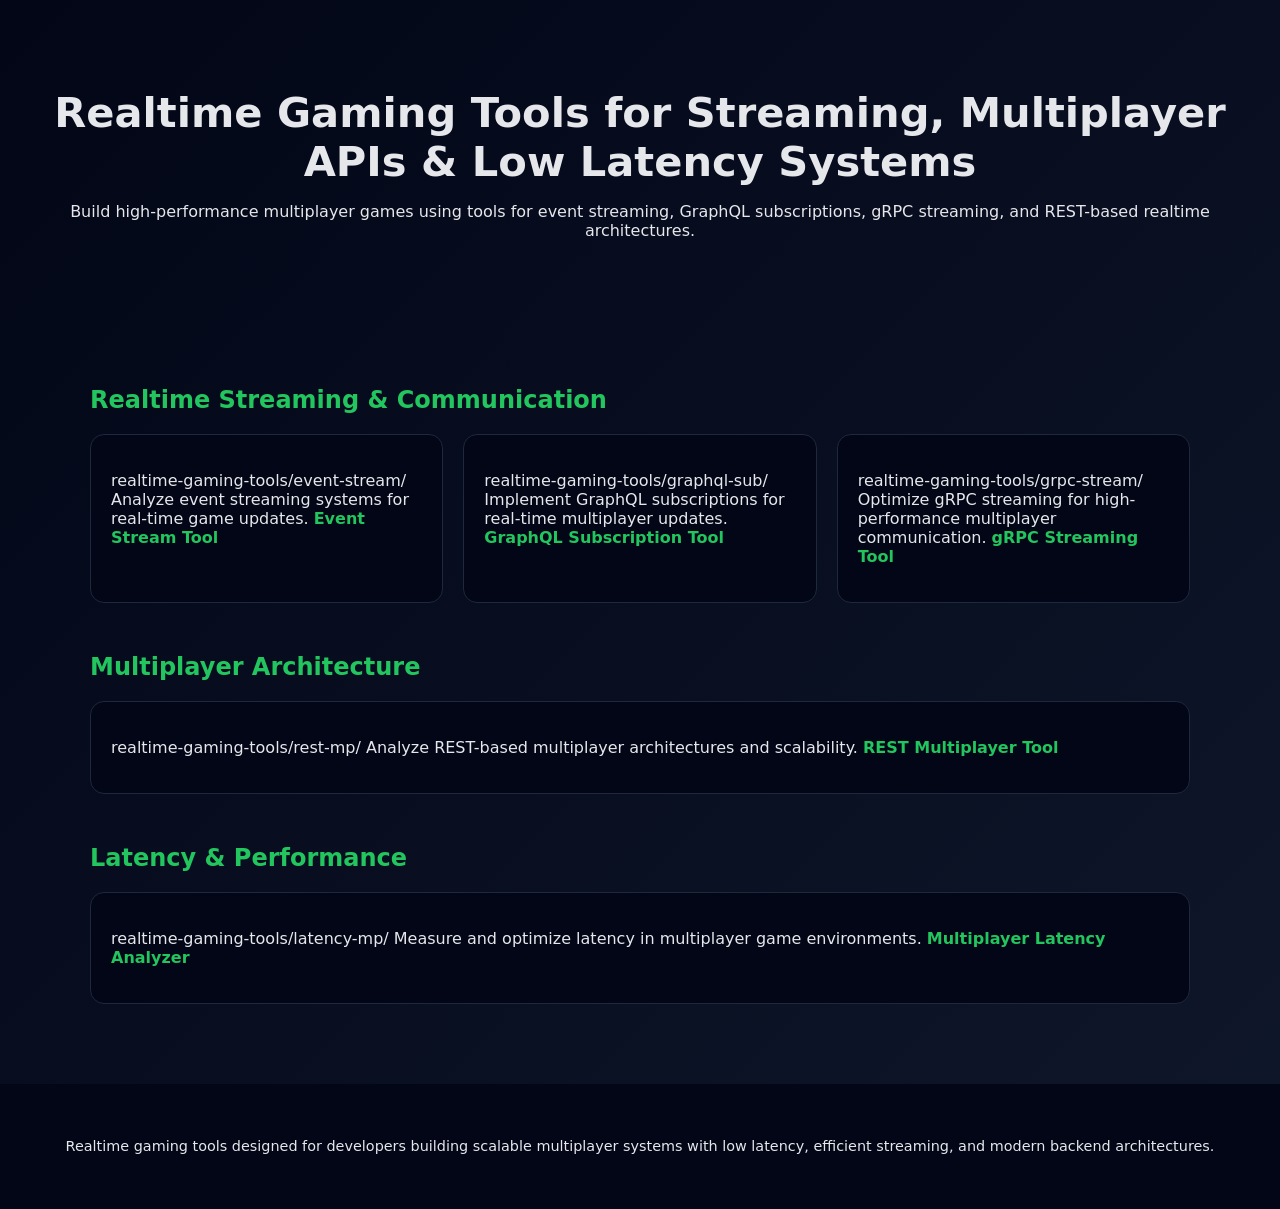
<file: index.html>
<!DOCTYPE html>
<html lang="en">
<head>
<meta charset="UTF-8">
<meta name="viewport" content="width=device-width, initial-scale=1.0">

<title>Realtime Gaming Tools – gRPC, GraphQL Subscriptions & Multiplayer Latency Optimization</title>

<meta name="description" content="Advanced realtime gaming tools for event streaming, GraphQL subscriptions, gRPC streaming, REST multiplayer systems, and latency optimization for multiplayer games.">

<meta name="keywords" content="realtime gaming tools, grpc streaming games, graphql subscriptions realtime, multiplayer latency optimization, rest multiplayer architecture, event stream games">

<meta name="google-site-verification" content="PkLa_ViOo6FAHpvh8SacceMb95o9tePRdrqLNBz9X1M" />

<style>
body {
    margin: 0;
    font-family: system-ui, Arial, sans-serif;
    background: linear-gradient(135deg, #020617, #0f172a);
    color: #e5e7eb;
}

header {
    text-align: center;
    padding: 60px 20px;
}

h1 {
    font-size: 2.6rem;
    margin-bottom: 10px;
}

h2 {
    margin-top: 50px;
    color: #22c55e;
}

main {
    max-width: 1100px;
    margin: auto;
    padding: 20px;
}

.grid {
    display: grid;
    grid-template-columns: repeat(auto-fit, minmax(260px, 1fr));
    gap: 20px;
    margin-top: 20px;
}

.card {
    background: #020617;
    border: 1px solid #1e293b;
    border-radius: 14px;
    padding: 20px;
    transition: 0.3s ease;
}

.card:hover {
    transform: translateY(-5px);
    border-color: #22c55e;
}

.card a {
    color: #22c55e;
    font-weight: bold;
    text-decoration: none;
}

.card a:hover {
    text-decoration: underline;
}

footer {
    text-align: center;
    padding: 40px;
    margin-top: 60px;
    background: #020617;
    font-size: 0.9rem;
}
</style>

</head>

<body>

<header>
<h1>Realtime Gaming Tools for Streaming, Multiplayer APIs & Low Latency Systems</h1>
<p>Build high-performance multiplayer games using tools for event streaming, GraphQL subscriptions, gRPC streaming, and REST-based realtime architectures.</p>
</header>

<main>

<section>
<h2>Realtime Streaming & Communication</h2>

<div class="grid">

<div class="card">
<p>
realtime-gaming-tools/event-stream/
Analyze event streaming systems for real-time game updates.
<a href="realtime-gaming-tools/event-stream/">Event Stream Tool</a>
</p>
</div>

<div class="card">
<p>
realtime-gaming-tools/graphql-sub/
Implement GraphQL subscriptions for real-time multiplayer updates.
<a href="realtime-gaming-tools/graphql-sub/">GraphQL Subscription Tool</a>
</p>
</div>

<div class="card">
<p>
realtime-gaming-tools/grpc-stream/
Optimize gRPC streaming for high-performance multiplayer communication.
<a href="realtime-gaming-tools/grpc-stream/">gRPC Streaming Tool</a>
</p>
</div>

</div>

</section>

<section>
<h2>Multiplayer Architecture</h2>

<div class="grid">

<div class="card">
<p>
realtime-gaming-tools/rest-mp/
Analyze REST-based multiplayer architectures and scalability.
<a href="realtime-gaming-tools/rest-mp/">REST Multiplayer Tool</a>
</p>
</div>

</div>

</section>

<section>
<h2>Latency & Performance</h2>

<div class="grid">

<div class="card">
<p>
realtime-gaming-tools/latency-mp/
Measure and optimize latency in multiplayer game environments.
<a href="realtime-gaming-tools/latency-mp/">Multiplayer Latency Analyzer</a>
</p>
</div>

</div>

</section>

</main>

<footer>
<p>Realtime gaming tools designed for developers building scalable multiplayer systems with low latency, efficient streaming, and modern backend architectures.</p>
</footer>

</body>
</html>
</file>
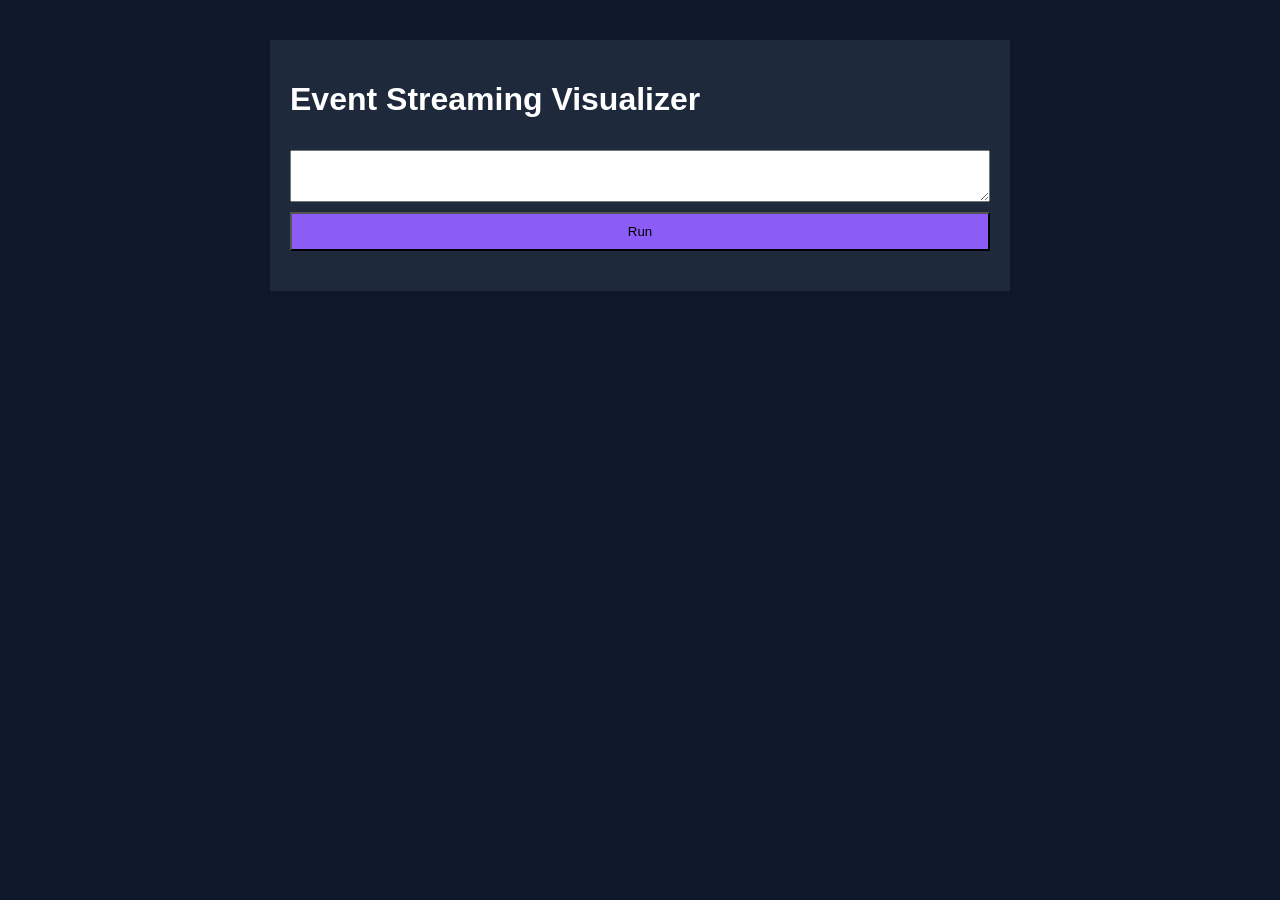
<file: event-stream/index.html>
<html><head><title>Event Streaming Visualizer</title><link rel='stylesheet' href='styles.css'></head><body><div class='container'><h1>Event Streaming Visualizer</h1><textarea id='events'></textarea><button onclick='run()'>Run</button><div id='res' class='result'></div></div><script src='script.js'></script></body></html>
</file>
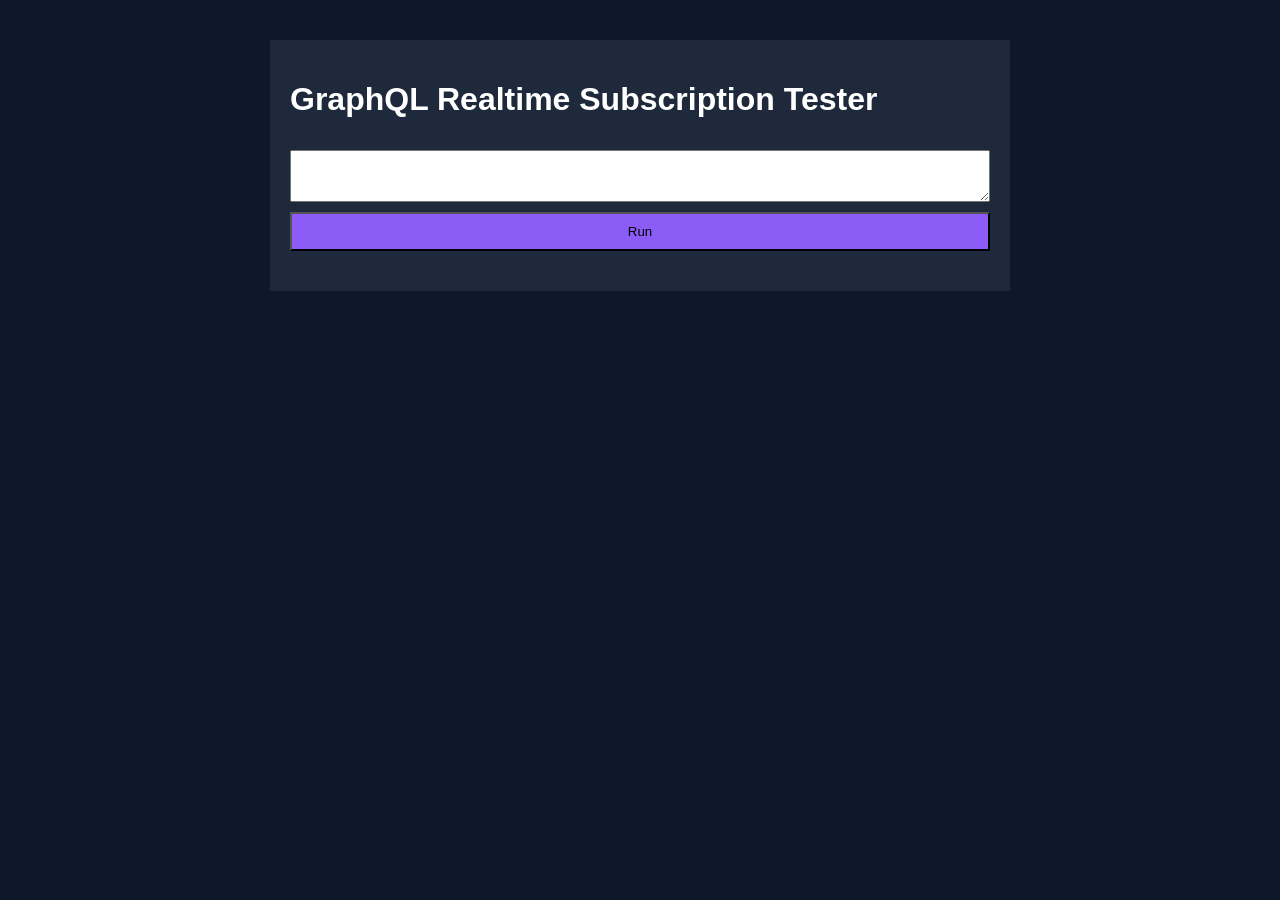
<file: graphql-sub/index.html>
<html><head><title>GraphQL Realtime Subscription Tester</title><link rel='stylesheet' href='styles.css'></head><body><div class='container'><h1>GraphQL Realtime Subscription Tester</h1><textarea id='sub'></textarea><button onclick='run()'>Run</button><div id='res' class='result'></div></div><script src='script.js'></script></body></html>
</file>
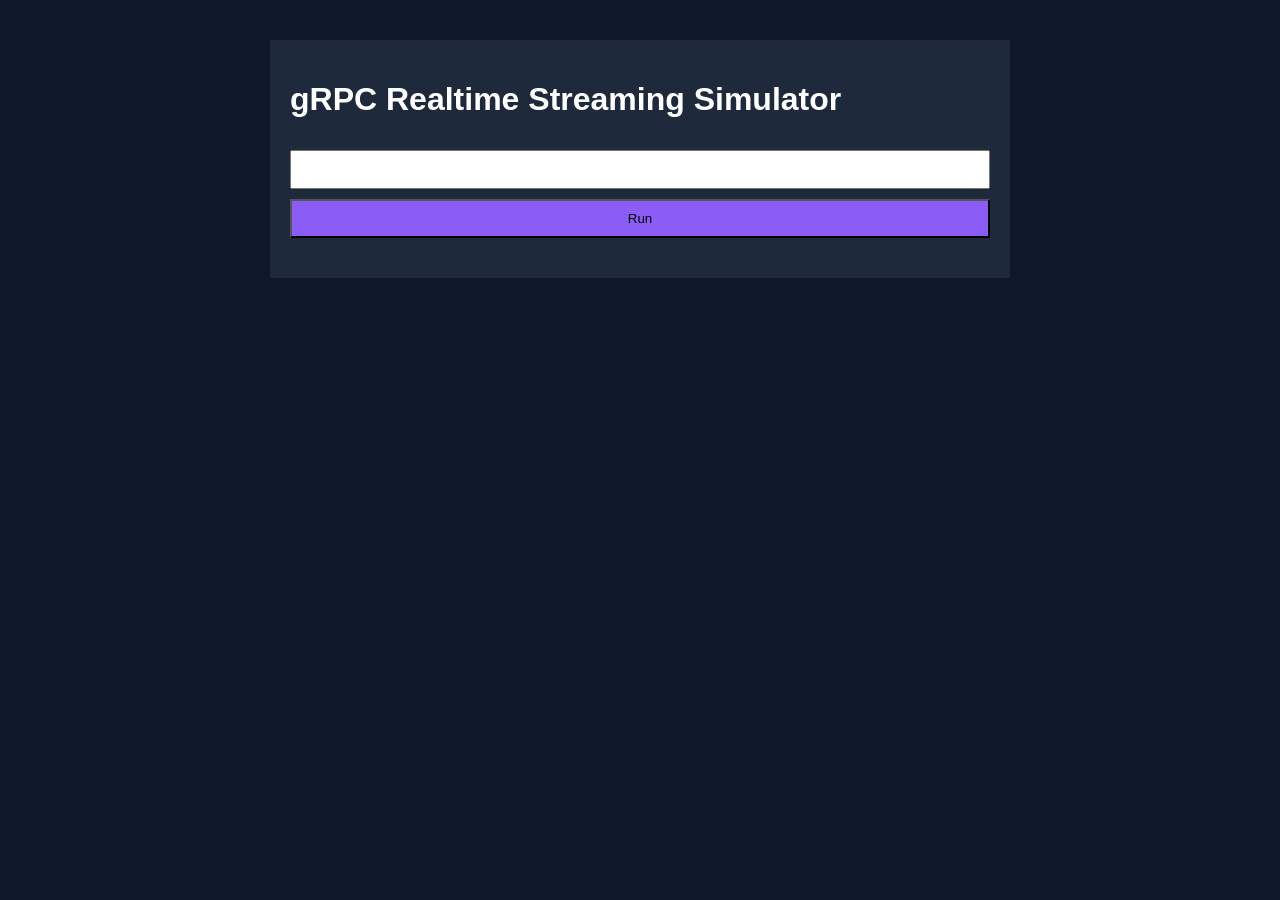
<file: grpc-stream/index.html>
<html><head><title>gRPC Realtime Streaming Simulator</title><link rel='stylesheet' href='styles.css'></head><body><div class='container'><h1>gRPC Realtime Streaming Simulator</h1><input id='streams'><button onclick='run()'>Run</button><div id='res' class='result'></div></div><script src='script.js'></script></body></html>
</file>
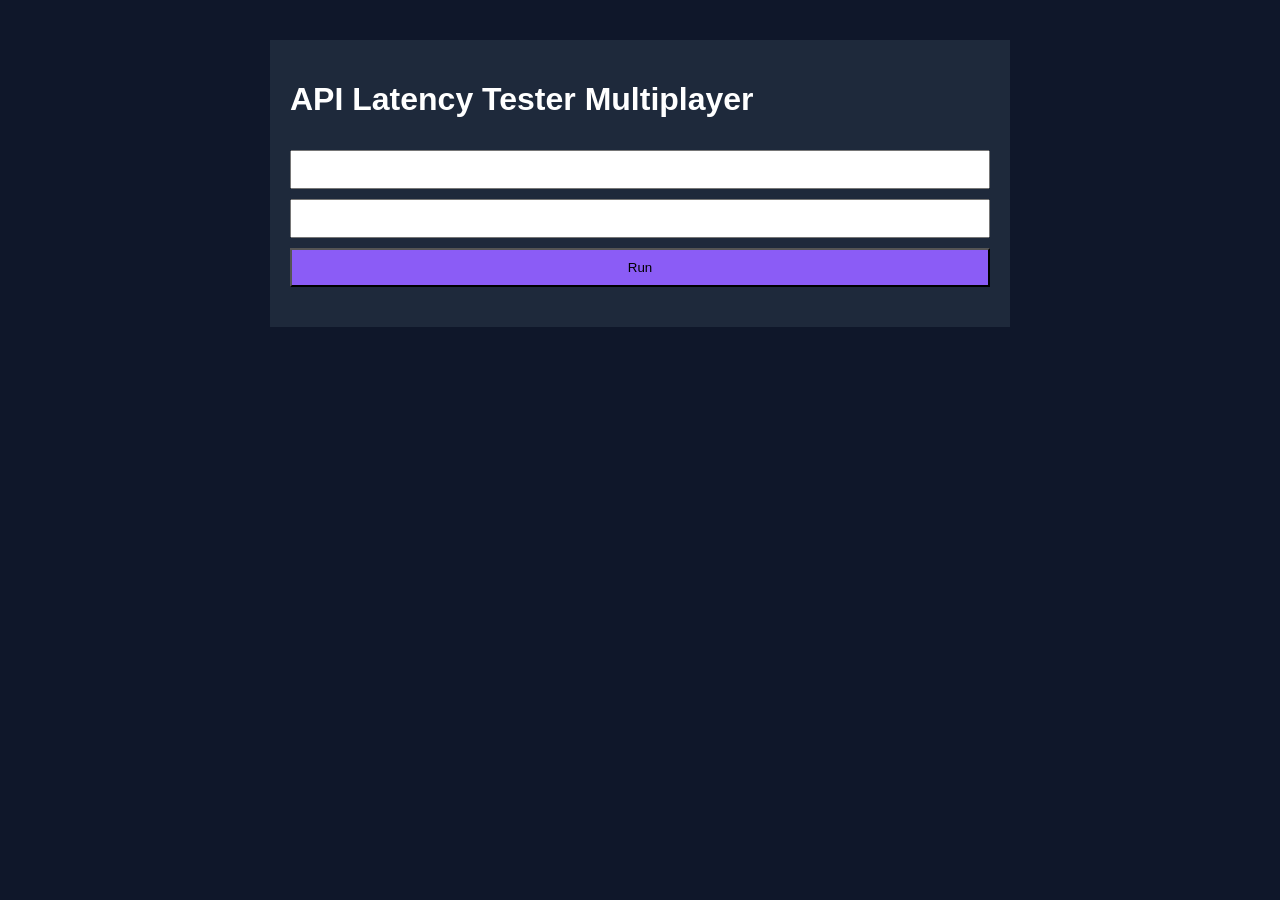
<file: latency-mp/index.html>
<html><head><title>API Latency Tester Multiplayer</title><link rel='stylesheet' href='styles.css'></head><body><div class='container'><h1>API Latency Tester Multiplayer</h1><input id='players'><input id='lat'><button onclick='run()'>Run</button><div id='res' class='result'></div></div><script src='script.js'></script></body></html>
</file>
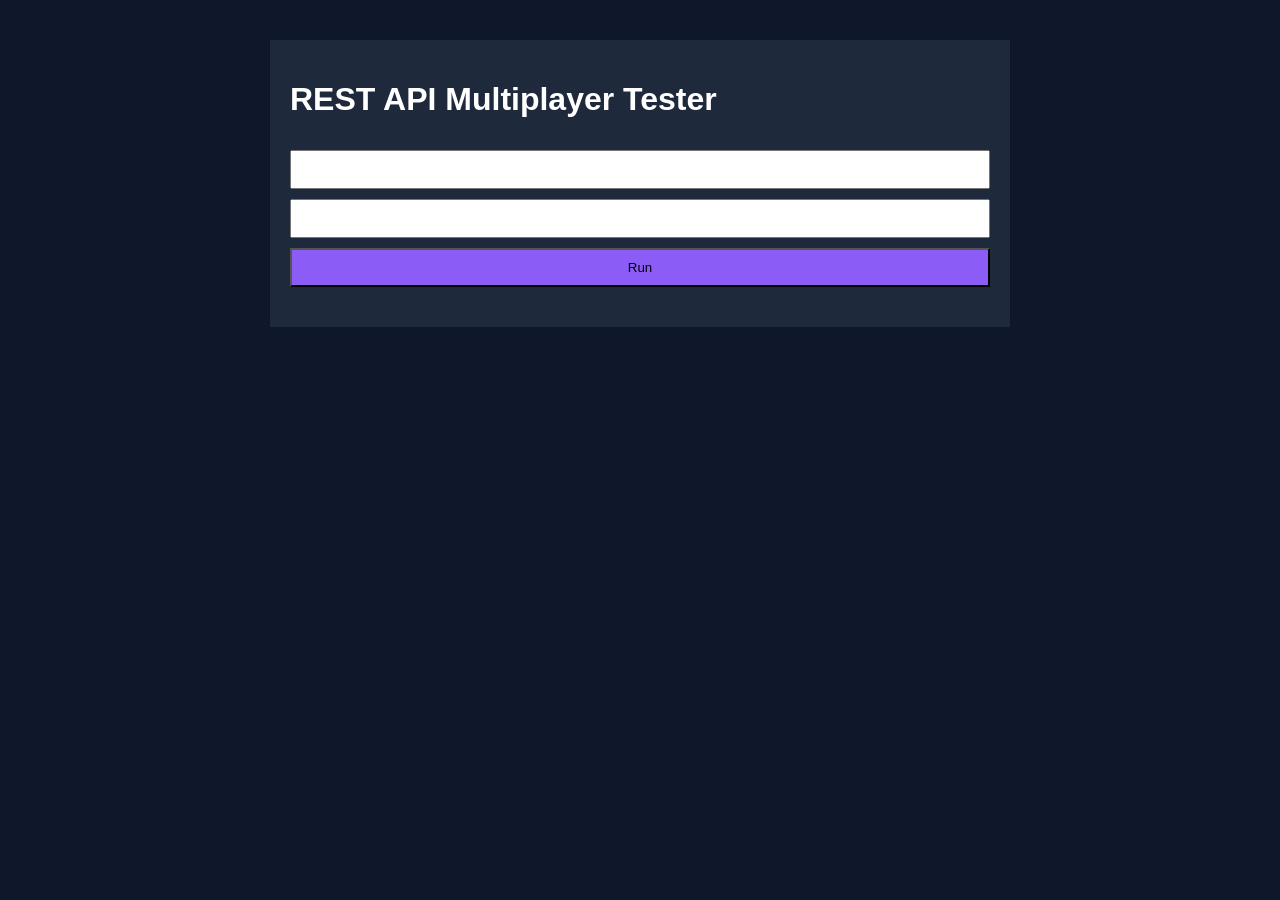
<file: rest-mp/index.html>
<html><head><title>REST API Multiplayer Tester</title><link rel='stylesheet' href='styles.css'></head><body><div class='container'><h1>REST API Multiplayer Tester</h1><input id='players'><input id='req'><button onclick='run()'>Run</button><div id='res' class='result'></div></div><script src='script.js'></script></body></html>
</file>
<file: event-stream/styles.css>
body{font-family:Arial;background:#0f172a;color:#fff}.container{max-width:700px;margin:40px auto;padding:20px;background:#1e293b}textarea,input{width:100%;margin-top:10px;padding:10px}button{margin-top:10px;width:100%;padding:10px;background:#8b5cf6}.result{margin-top:20px}
</file>
<file: graphql-sub/styles.css>
body{font-family:Arial;background:#0f172a;color:#fff}.container{max-width:700px;margin:40px auto;padding:20px;background:#1e293b}textarea,input{width:100%;margin-top:10px;padding:10px}button{margin-top:10px;width:100%;padding:10px;background:#8b5cf6}.result{margin-top:20px}
</file>
<file: grpc-stream/styles.css>
body{font-family:Arial;background:#0f172a;color:#fff}.container{max-width:700px;margin:40px auto;padding:20px;background:#1e293b}textarea,input{width:100%;margin-top:10px;padding:10px}button{margin-top:10px;width:100%;padding:10px;background:#8b5cf6}.result{margin-top:20px}
</file>
<file: latency-mp/styles.css>
body{font-family:Arial;background:#0f172a;color:#fff}.container{max-width:700px;margin:40px auto;padding:20px;background:#1e293b}textarea,input{width:100%;margin-top:10px;padding:10px}button{margin-top:10px;width:100%;padding:10px;background:#8b5cf6}.result{margin-top:20px}
</file>
<file: rest-mp/styles.css>
body{font-family:Arial;background:#0f172a;color:#fff}.container{max-width:700px;margin:40px auto;padding:20px;background:#1e293b}textarea,input{width:100%;margin-top:10px;padding:10px}button{margin-top:10px;width:100%;padding:10px;background:#8b5cf6}.result{margin-top:20px}
</file>
